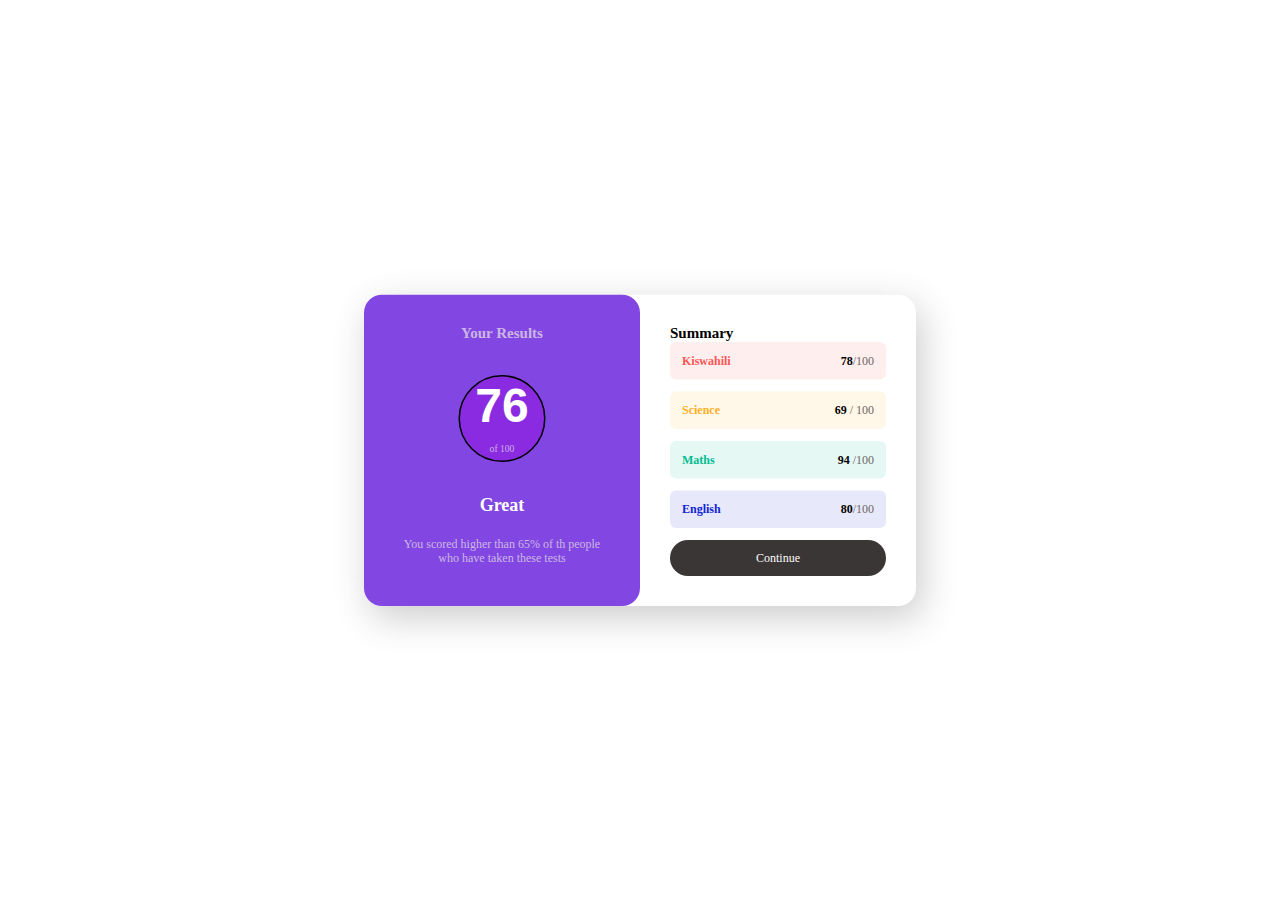
<file: home.html>
<!DOCTYPE html>
<html lang="en">
  <head>
    <meta charset="UTF-8" />
    <meta http-equiv="X-UA-Compatible" content="IE=edge" />
    <meta name="viewport" content="width=device-width, initial-scale=1.0" />
    <title>FEM Result summary</title>
    <link rel="stylesheet" href="home.css">
  </head>
  <body>
    <main>
      <div class="results-summary" data-spacing="large">
        <div class="results grid-flow">
          <h1 class="section-title">Your Results</h1>
          <p class="result-score"><span>76</span> of 100</p>

          <div class="grid-flow"> 
            <p class="result-rank">Great</p>
            <p>
              You scored higher than 65% of th people who have taken these tests
            </p>
          </div>
        </div>
        <div class="summary">
            <h2 class="section-title">Summary</h2>
            <div class="grid-flow">
                <div class="summary-item" data-item-type="accent-1">
                    <div class="flex-group">
                        <!-- <svg>
                        </svg> -->
                        <h3 class="summary-item-title">Kiswahili</h3>
                    </div>
                    <p class="summary-score">
                        <span>78</span>/100
                    </p>
                </div>
                <div class="summary-item" data-item-type="accent-2">
                    <div class="flex-group">
                        <!-- <svg>
                        </svg> -->
                        <h3 class="summary-item-title">Science</h3>
                    </div>
                    <p class="summary-score">
                        <span>69</span> / 100
                    </p>
                </div>
                <div class="summary-item" data-item-type="accent-3">
                    <div class="flex-group">
                        <!-- <svg>
                        </svg> -->
                        <h3 class="summary-item-title">Maths</h3>
                    </div>
                    <p class="summary-score">
                        <span>94</span> /100
                    </p>
                </div>
                <div class="summary-item" data-item-type="accent-4">
                    <div class="flex-group">
                        <!-- <svg>
                        </svg> -->
                        <h3 class="summary-item-title">English</h3>
                    </div>
                    <p class="summary-score">
                        <span>80</span>/100
                    </p>
                </div>
                <button class="button">Continue</button>
            </div>
            
        </div>
      </div>
    </main>
  </body>
</html>
</file>
<file: home.css>
:root{
 --neutral:0,0%,100;
 --clr-accent-1:0,100%,67%;
 --clr-accent-2:39,100%,56%;
 --clr-accent-3:166,100%,37%;
 --clr-accent-4:234,85%,45%;
 
 --neutral-hsl:hsl(var(var(--neutral)));

 --font-family:Corbel;
}
*{
    margin: 0;
    font: inherit;
}
body{
    font-family: var(--font-family);
    color: rgb(0, 0, 0);
    scale: .75;
}
@media (min-width:600px) {
    body{
        min-height: 100vh;
        display: grid;
        place-items: center;
    }
}
.section-title{
 font-weight: bolder;
 font-size: 1.25rem;
}
.button{
    color:hsl(0, 14%, 99%);
    line-height: 1;
    background-color: hsl(0, 3%, 22%);
    padding: 1rem 2rem;
    border: 0;
    border-radius: 100vw;
    cursor: pointer;
}
.button:hover,.button:focus-visible{
    background-color: hsl(263, 73%, 58%);
}

.results-summary{
    --padding:2.5rem;
    --border-radius:1.5rem;
    max-width: 46rem;
    display: grid;
}

@media (min-width:600px){
    .results-summary{
        grid-template-columns: 1fr 1fr;
        box-shadow: .5rem 1rem 3rem hsl(0, 4%, 22%, 0.247);
        border-radius: var(--border-radius);
        margin-inline: 1rem;
    }  

}
.results,.summary{
    padding: var(--padding);
}
.results{
    color: hsla(0, 12%, 92%, 0.7);
    text-align: center;
    background-color: hsl(263, 73%, 58%);
    border-radius: 0 0 var(--border-radius) var(--border-radius);
}
@media (min-width:600px) {
    .results{
        border-radius: var(--border-radius);
    }
    
}
.grid-flow{
    display: grid;
    gap: 1rem;
}
.flow-group{
    display: flex;
    align-items: center;
    gap: .5rem;
    flex-wrap: wrap;
}
.grid-flow[data-spacing="large"]{
    gap: 2rem;
}
.result-score{
    display: grid;
    place-items: center;
    width: 7rem;
    font-size: 0.8rem;
    margin-inline: auto;
    background-color: blueviolet;
    aspect-ratio: 1/1;
    border: 2px solid black;
    border-radius: 50%;
}
.result-score span{
    font-family: 'Segoe UI', Tahoma, Geneva, Verdana, sans-serif;
    margin: auto;
    display: block;
    margin-top: 0.4rem;
    font-size: 4rem;
    font-weight: 700;
    line-height: 1;
    color: white;

}
.result-rank{
    color: white;
    font-size: 1.5rem;
    font-weight: bold;
}

.summary-item{
    display: flex;
    justify-content: space-between;
    align-items: center;
    padding: 1rem;
    border-radius: .5rem;
    background-color: hsl(var(--item-color),.1);
}
.summary-item-title{
    color: hsl(var(--item-color));
    font-weight: bold;
}
.summary-item[data-item-type="accent-1"] {
    --item-color:var(--clr-accent-1);
}
.summary-item[data-item-type="accent-2"] {
    --item-color:var(--clr-accent-2);
}
.summary-item[data-item-type="accent-3"] {
    --item-color:var(--clr-accent-3);
}
.summary-item[data-item-type="accent-4"] {
    --item-color:var(--clr-accent-4);
}

.summary-score {
    color: rgb(110, 102, 102);
    font-weight: 1.3rem;
}
.summary-score span{
    color: black;
    font-weight: bold;
}
</file>
